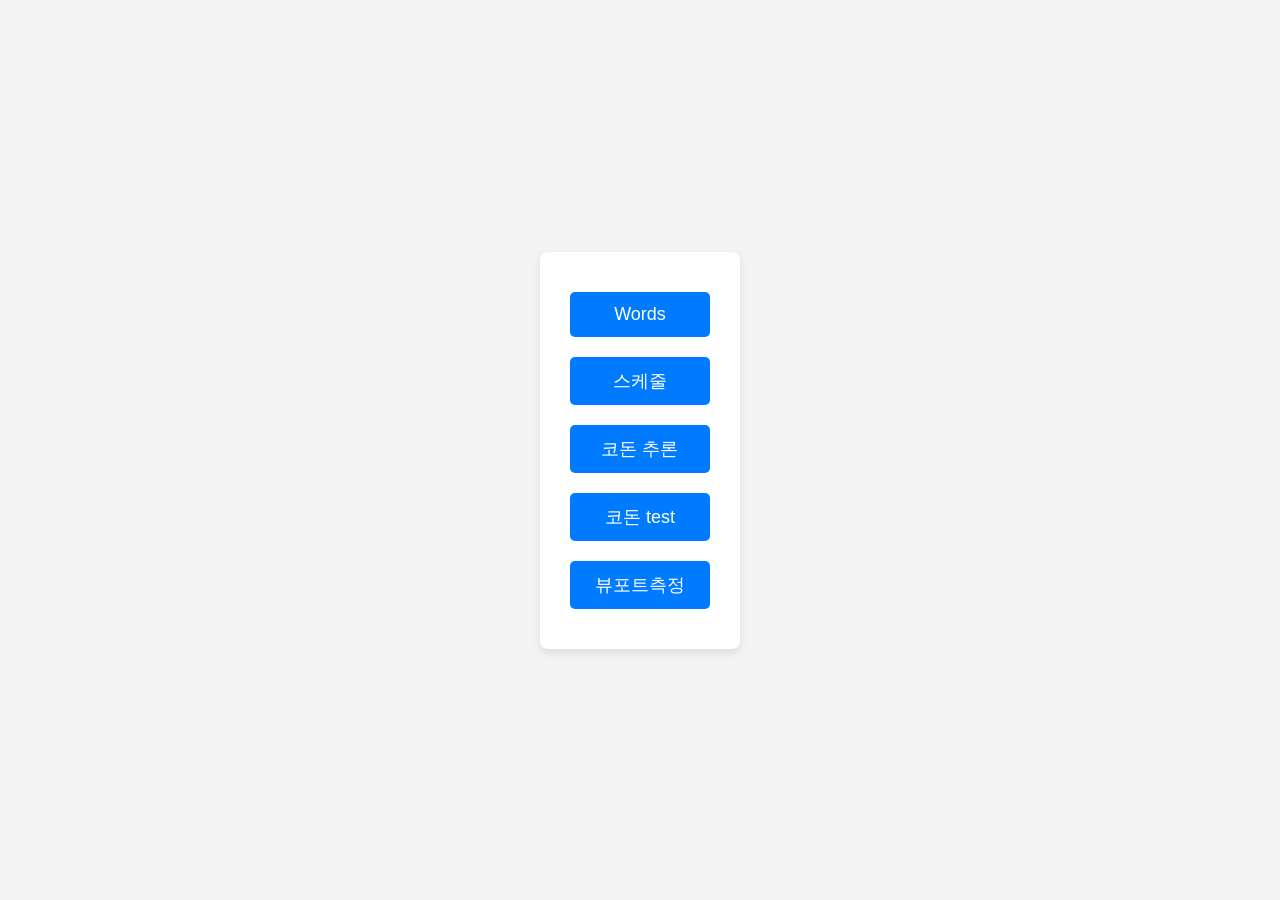
<file: index.html>
<!DOCTYPE html>
<html lang="ko">
<head>
    <meta charset="UTF-8">
    <meta name="viewport" content="width=device-width, initial-scale=1.0">
    <title>Index.html</title>
    <link rel="stylesheet" href="./index-files/index.css">
</head>
<body>
    <div class="container">
        <button onclick="goToWordScraperPage()">Words</button>
        <button onclick="goToTimerPage()">스케줄</button>
        <button onclick="goToCodonPage()">코돈 추론</button>
        <button onclick="goToTestPage()">코돈 test</button>
        <button onclick="goToViewportMeasure()">뷰포트측정</button>
    </div>
    
    <script src="./index-files/index.js"></script>
</body>
</html>
</file>
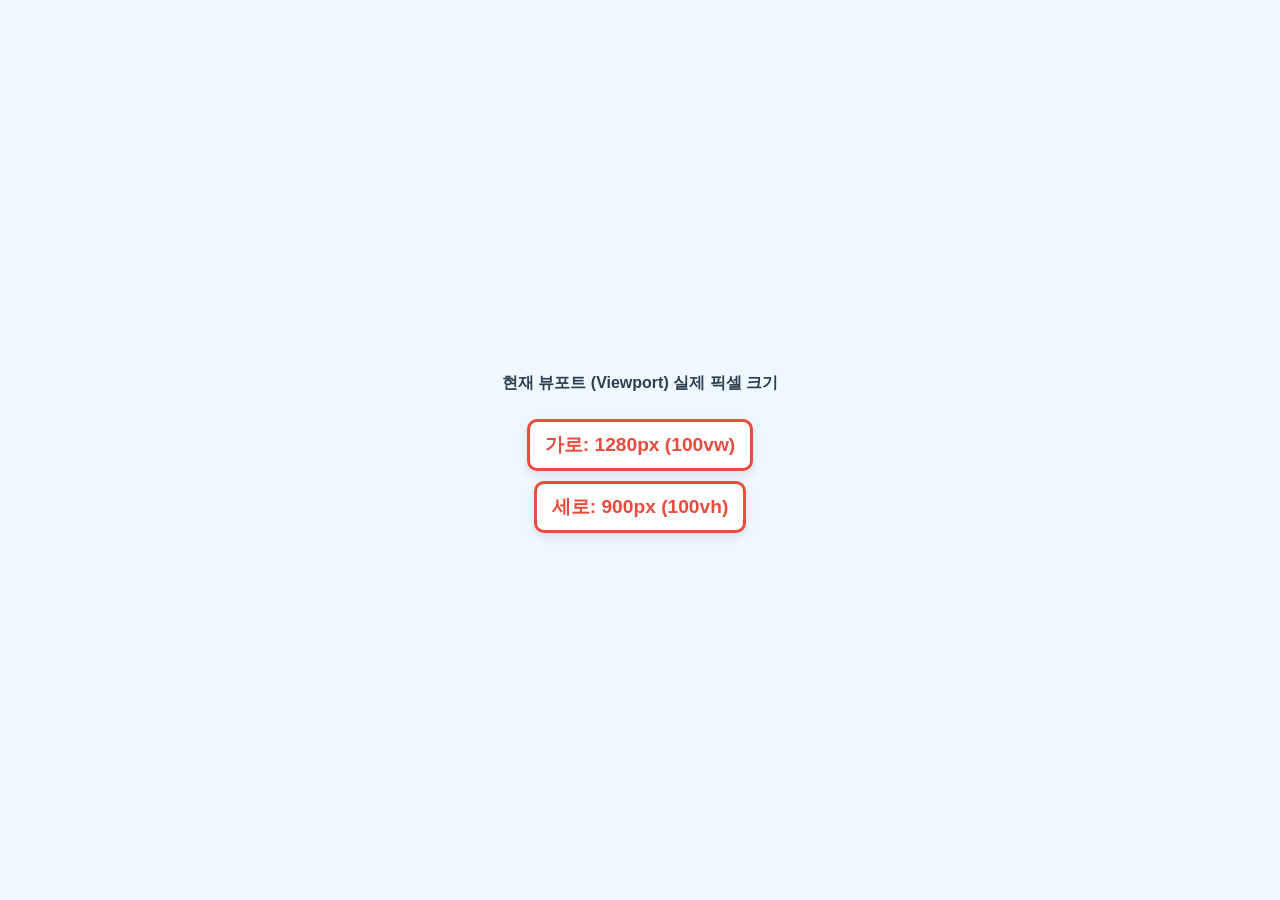
<file: viewport.html>
<!DOCTYPE html>
<html lang="ko">
<head>
    <meta charset="UTF-8">
    <meta name="viewport" content="width=device-width, initial-scale=1.0">
    <title>Viewport 픽셀 값 확인</title>
    <style>
        body {
            display: flex;
            flex-direction: column;
            justify-content: center;
            align-items: center;
            min-height: 100vh; /* 뷰포트 전체 높이를 사용합니다. */
            margin: 0;
            background-color: #f0f8ff; /* 연한 하늘색 배경 */
            font-family: 'Segoe UI', Tahoma, Geneva, Verdana, sans-serif;
            color: #333;
            text-align: center;
        }
        h1 {
            color: #2c3e50;
            font-size: 1em;
            margin-bottom: 20px;
        }
        .value-display {
            font-size: 1.2em; /* 값을 크게 표시 */
            font-weight: bold;
            color: #e74c3c; /* 눈에 띄는 색상 */
            padding: 10px 15px;
            border: 3px solid #e74c3c;
            border-radius: 10px;
            background-color: #fff;
            box-shadow: 0 4px 10px rgba(0, 0, 0, 0.1);
            margin: 5px;
        }
        p {
            font-size: 1.2em;
            color: #555;
            line-height: 1.5;
        }
    </style>
</head>
<body>
    <h1>현재 뷰포트 (Viewport) 실제 픽셀 크기</h1>
    <div class="value-display" id="viewportVW">
        로딩 중...
    </div>
    <div class="value-display" id="viewportVH">
        로딩 중...
    </div>

    <script>
        // 뷰포트 크기를 업데이트하는 함수
        function updateViewportSize() {
            // window.innerWidth: 브라우저 뷰포트의 너비를 픽셀 단위로 반환합니다.
            // window.innerHeight: 브라우저 뷰포트의 높이를 픽셀 단위로 반환합니다.
            const viewportWidth = window.innerWidth;
            const viewportHeight = window.innerHeight;

            const displayVWElement = document.getElementById('viewportVW');
            const displayVHElement = document.getElementById('viewportVH');
            displayVWElement.textContent = `가로: ${viewportWidth}px (100vw)`;
            displayVHElement.textContent = `세로: ${viewportHeight}px (100vh)`;
        }

        // 페이지가 로드되면 한 번 실행
        document.addEventListener('DOMContentLoaded', updateViewportSize);

        // 창 크기가 변경될 때마다 실행 (스마트폰 가로/세로 회전 시에도 발생)
        window.addEventListener('resize', updateViewportSize);
    </script>
</body>
</html>
</file>
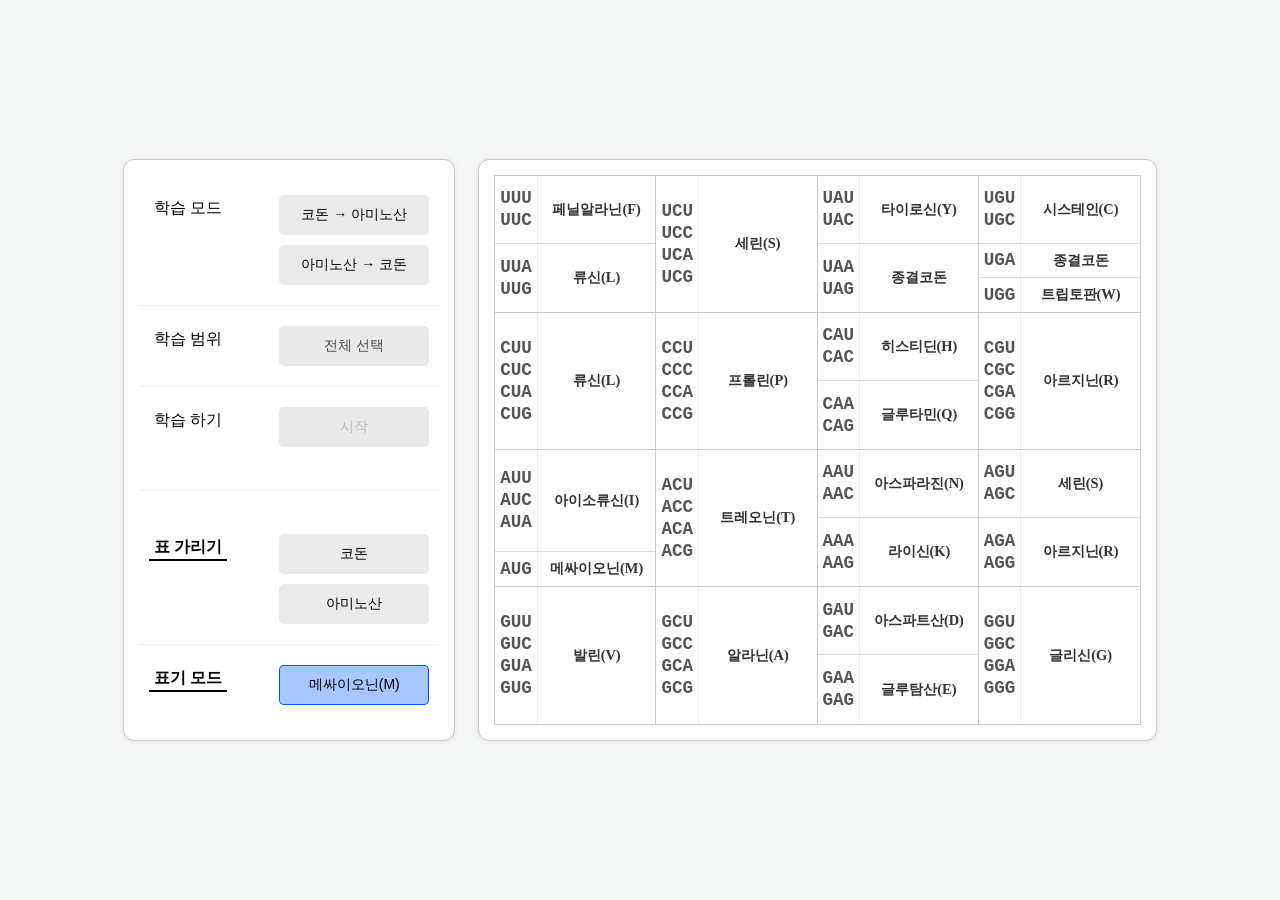
<file: codon/main.html>
<!DOCTYPE html>
<html lang="ko">
<head>
    <meta charset="UTF-8">
    <meta name="viewport" content="width=device-width, initial-scale=1.0">
    <title>코돈 추론</title>
    <link rel="stylesheet" href="./style.css">
</head>
<body>
    
    <div id="container">
        <div id="setting-control-area">
            <div id="setting-area">
                <div id="quiz-mode" class="setting-box">
                    <button class="setting-title" type="button">
                        학습 모드
                    </button>
                    <div class="setting-btns">
                        <button id="quiz-mode1-btn" class="setting-button btn-ready">코돈 → 아미노산</button>
                        <button id="quiz-mode2-btn" class="setting-button btn-ready">아미노산 → 코돈</button>
                    </div>
                </div>
                <div id="quiz-select" class="setting-box">
                    <button class="setting-title" type="button">
                        학습 범위
                    </button>
                    <div class="setting-btns">
                        <button id="quiz-select-all-btn" class="setting-button btn-disabled quiz-select-gauge"><span>전체 선택</span></button>
                    </div>
                </div>
                <div id="quiz-start" class="setting-box">
                    <button class="setting-title" type="button">
                        학습 하기
                    </button>
                    <div class="setting-btns">
                        <button id="quiz-start-btn" class="setting-button btn-disabled">시작</button>
                    </div>
                </div>
            </div>
            <div id="division-line"></div>
            <div id="control-area">
                <div id="cell-hide-mode" class="setting-box">
                    <button class="control-area-title" type="button">
                        표 가리기
                    </button>
                    <div class="setting-btns">
                        <button id="hide-codon-btn" class="setting-button btn-ready">코돈</button>
                        <button id="hide-amino-btn" class="setting-button btn-ready">아미노산</button>
                    </div>
                </div>
                <div id="amino-writting-mode" class="setting-box">
                    <button class="control-area-title" type="button">
                        표기 모드
                    </button>
                    <div class="setting-btns">
                        <button id="amino-mode-btn" class="setting-button btn-active">메싸이오닌(M)</button>
                    </div>
                </div>
            </div>
        </div>
        <!-- codon-table-area는 이제 그리드 컨테이너가 아니라 wrapper -->
        <div id="codon-table-area">
            <!-- 실제 그리드 컨테이너를 추가 -->
            <div id="codon-grid-container">
                <!-- 코돈표가 여기에 동적으로 생성됩니다. -->
            </div>
        </div>
        <div id="quiz-report-area">
            <div id="report-area">
                <div id="question-box" class="report-box">
                    <span>문제</span>
                    <div id="current-question">UGA</div>
                </div>
                <div id="next-btn-box" class="report-box">
                    <button id="next-btn" class="btn-disabled">다음</button>
                </div>
                <div id="percent-box" class="report-box">
                    <div id="percent-gauge"></div>
                </div>
            </div>
            <div id="exit-area">
                <button id="exit-btn">나가기</button>
            </div>
        </div>
    </div>

    <script src="./script.js"></script>
</body>
</html>
</file>
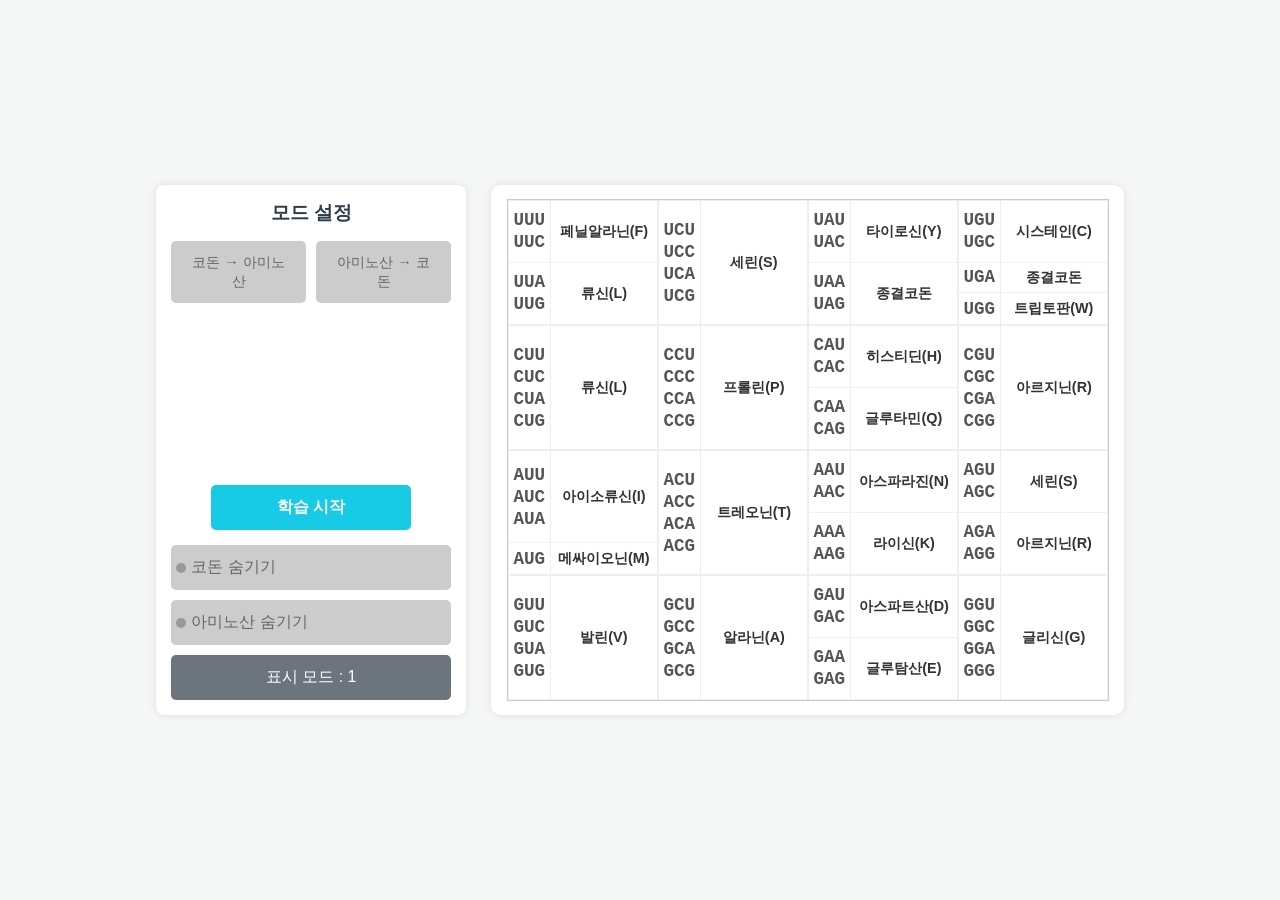
<file: main/codon.html>
<!DOCTYPE html>
<html lang="ko">
<head>
    <meta charset="UTF-8">
    <meta name="viewport" content="width=device-width, initial-scale=1.0">
    <title>코돈 추론</title>
    <link rel="stylesheet" href="style.css">
</head>
<body>
    <div id="game-container">
        <!-- 왼쪽 게임 컨트롤 영역 -->
        <div id="game-controls">
            <!-- 게임 설정/진행 내용과 버튼들이 포함될 메인 컨텐츠 영역 -->
            <div id="main-game-content">
                <!-- 설정 뷰: 게임 시작 전 보여지는 내용 -->
                <div id="setup-view">
                    <!-- 모드 설정 영역 -->
                    <div class="mode-setting-section">
                        <h3>모드 설정</h3>
                        <div id="mode-selection-buttons" class="button-group horizontal">
                            <button id="mode1-btn">코돈 → 아미노산</button>
                            <button id="mode2-btn">아미노산 → 코돈</button>
                        </div>
                    </div>

                    <!-- 학습 범위 선택 영역 -->
                    <div id="selection-area" class="hidden"> <!-- hidden 클래스 추가 -->
                        <h3>학습 범위 선택</h3>
                        <button id="select-all-btn">모두 선택</button>
                    </div>
                </div>

                <!-- 게임 뷰: 게임 진행 중 보여지는 내용 -->
                <div id="game-view" class="hidden">
                    <h3>현재 문제</h3>
                    <div id="current-question"></div>
                </div>
                
                <!-- 다음 문제 버튼 (main-game-content 내부에 위치) -->
                <button id="next-question-btn" class="hidden">다음 문제</button>
                
                <!-- 게임 시작/중지 버튼 (main-game-content 내부에 위치하며 next-question-btn 아래) -->
                <button id="start-game-btn" class="start-btn">학습 시작</button>
            </div>
            
            <!-- 게임 종료 영역 (게임 종료 후 보임) -->
            <div id="game-end-area" class="hidden">
                <h3>학습 종료</h3>
                <p id="score-display"></p>
                <button id="retry-wrong-btn">오답 재시험</button>
                <button id="start-over-btn">처음으로</button>
            </div>

            <!-- 코돈표 조작 버튼 그룹 (항상 보임) -->
            <div id="persistent-toggle-buttons" class="button-group toggle-options">
                <button id="toggle-codons" class="switch-btn">코돈 숨기기</button>
                <button id="toggle-amino-acids" class="switch-btn">아미노산 숨기기</button>
                <button id="toggle-amino-acid-display-mode" class="no-bg-change">표시 모드: 세린(S)</button>
            </div>
        </div>

        <!-- 오른쪽 코돈표 영역 -->
        <div id="codon-table-wrapper">
            <div id="codon-table-container">
                <!-- 코돈표가 여기에 동적으로 생성됩니다. -->
            </div>
        </div>
    </div>

    <script src="script.js"></script>
</body>
</html>
</file>
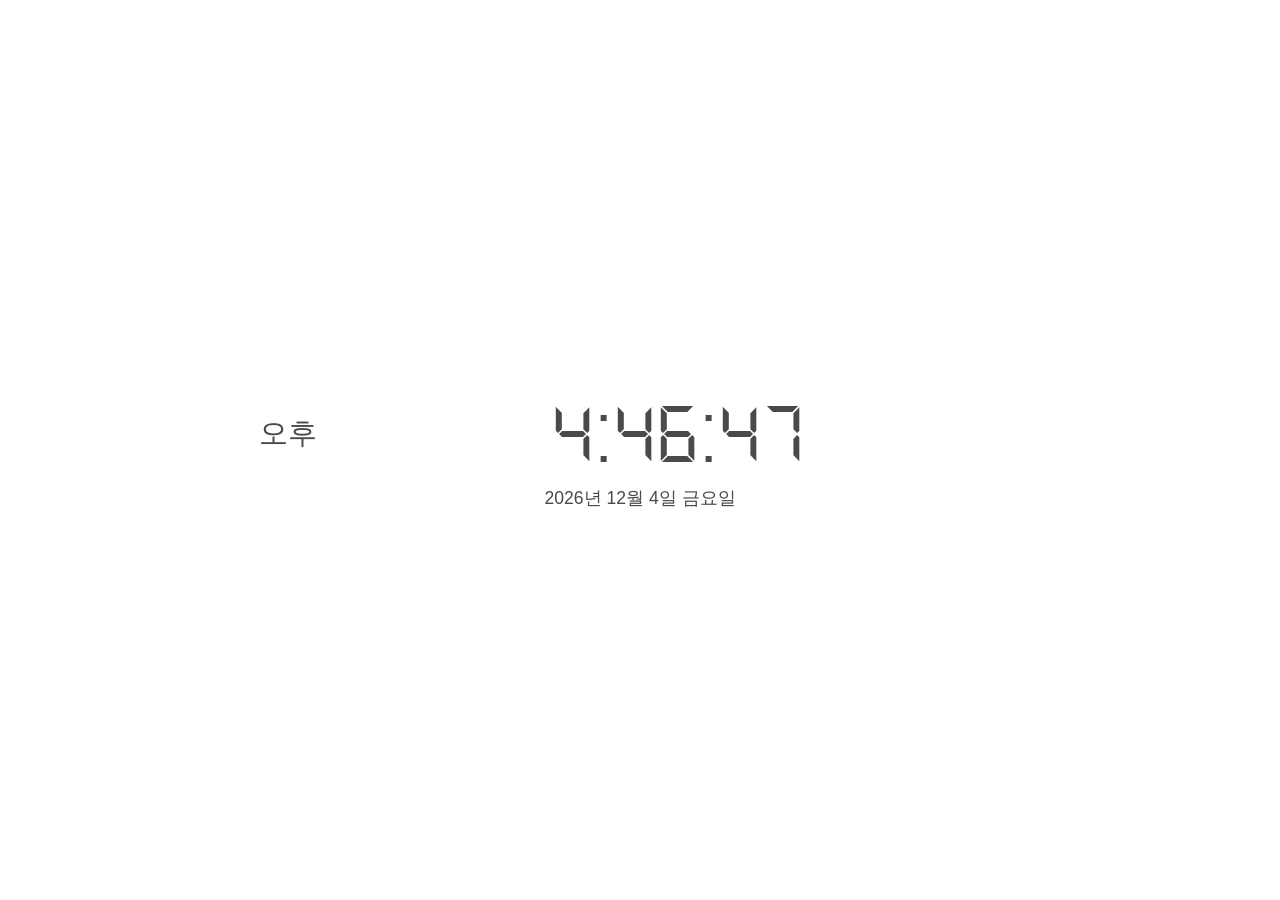
<file: record-timer/main.html>
<!DOCTYPE html>
<html lang="ko">
<head>
  <meta charset="UTF-8" />
  <meta name="viewport" content="width=device-width, initial-scale=1" />
  <title>디지털 시계</title>
  <link rel="stylesheet" href="style.css" />
</head>
<body>
  <div class="container">
    <div class="time-row">
      <div class="ampm" id="ampm">오전</div>
      <div class="digital-time" id="digitalTime">00:00:00</div>
    </div>
    <div class="date" id="date">2023년 8월 23일 수요일</div>
  </div>

  <script src="script.js"></script>
</body>
</html>
</file>
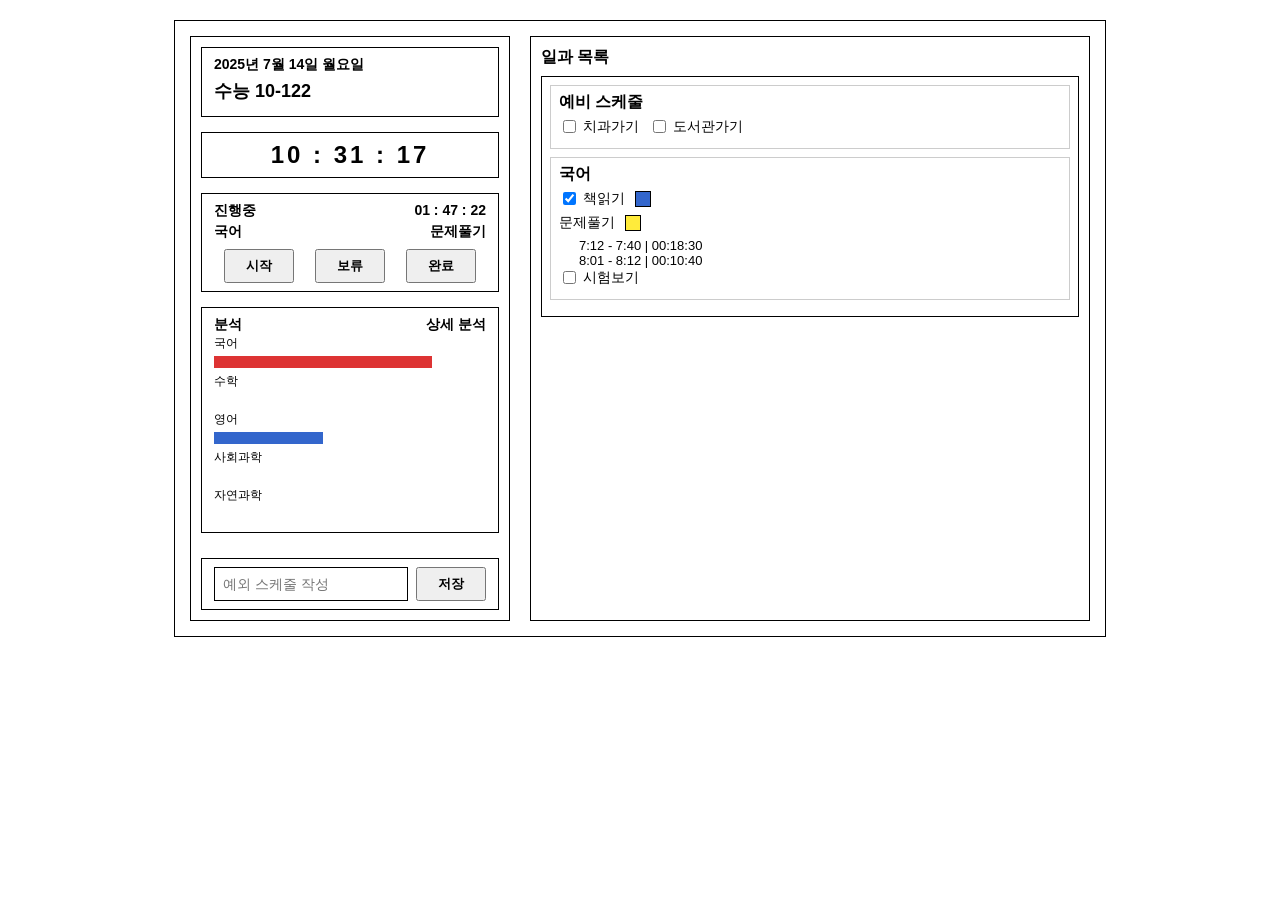
<file: record-timer/test22.html>
<!DOCTYPE html>
<html lang="ko">
<head>
<meta charset="UTF-8" />
<meta name="viewport" content="width=device-width, initial-scale=1" />
<title>수능 일정 및 진행 관리</title>
<style>
  body {
    font-family: '맑은 고딕', Malgun Gothic, Arial, sans-serif;
    background: #fff;
    margin: 20px;
    display: flex;
    justify-content: center;
  }
  .container {
    width: 900px;
    border: 1px solid #000;
    padding: 15px;
    display: flex;
    gap: 20px;
  }
  .left, .right {
    border: 1px solid #000;
    padding: 10px;
    box-sizing: border-box;
  }
  .left {
    width: 320px;
    display: flex;
    flex-direction: column;
    gap: 15px;
  }
  .right {
    flex-grow: 1;
  }
  .box {
    border: 1px solid #000;
    padding: 8px 12px;
  }
  .date-box {
    font-size: 14px;
    font-weight: 600;
    margin-bottom: 5px;
  }
  .title {
    font-weight: 700;
    font-size: 18px;
    margin-bottom: 5px;
  }
  .time-large {
    font-size: 24px;
    font-weight: 700;
    letter-spacing: 3px;
    text-align: center;
  }
  .label-row {
    display: flex;
    justify-content: space-between;
    font-weight: 600;
    font-size: 14px;
    margin-bottom: 3px;
  }
  .progress-row {
    display: flex;
    justify-content: space-between;
    font-size: 14px;
    margin-bottom: 3px;
  }
  .btn-group {
    display: flex;
    justify-content: space-around;
    margin-top: 8px;
  }
  button {
    width: 70px;
    padding: 6px 0;
    font-weight: 600;
    cursor: pointer;
  }
  .analysis-box {
    font-size: 14px;
  }
  .analysis-graph {
    margin-top: 6px;
    border: 1px solid #ccc;
    height: 60px;
    position: relative;
  }
  .bar {
    height: 12px;
    margin: 4px 0;
  }
  .bar.red {
    background-color: #d33;
  }
  .bar.blue {
    background-color: #3366cc;
  }
  .bar-label {
    font-size: 12px;
    margin-right: 6px;
    width: 60px;
    display: inline-block;
  }
  .analysis-header {
    display: flex;
    justify-content: space-between;
    font-weight: 700;
    font-size: 14px;
  }
  .schedule-input {
    margin-top: 10px;
    display: flex;
    gap: 8px;
  }
  .schedule-input input[type="text"] {
    flex-grow: 1;
    padding: 6px 8px;
    font-size: 14px;
    border: 1px solid #000;
  }
  .schedule-input button {
    width: 70px;
  }
  /* 오른쪽 */
  .right .title {
    font-weight: 700;
    font-size: 16px;
    margin-bottom: 8px;
  }
  .task-list {
    border: 1px solid #000;
    padding: 8px;
  }
  .task-item {
    border: 1px solid #ccc;
    margin-bottom: 8px;
    padding: 6px 8px;
  }
  .task-header {
    font-weight: 600;
    margin-bottom: 4px;
  }
  .checkbox-group {
    display: flex;
    gap: 10px;
    margin-bottom: 6px;
  }
  .checkbox-group label {
    display: flex;
    align-items: center;
    gap: 4px;
    font-size: 14px;
  }
  .color-box {
    display: inline-block;
    width: 14px;
    height: 14px;
    vertical-align: middle;
    margin-left: 6px;
    border: 1px solid #000;
  }
  .color-blue {
    background-color: #3366cc;
  }
  .color-yellow {
    background-color: #ffeb3b;
  }
  .time-range {
    font-size: 13px;
    margin-left: 20px;
  }
</style>
</head>
<body>
  <div class="container">
    <div class="left">
      <div class="box">
        <div class="date-box">2025년 7월 14일 월요일</div>
        <div class="title">수능 10-122</div>
      </div>
      <div class="box time-large">10 : 31 : 17</div>
      <div class="box">
        <div class="label-row">
          <div>진행중</div>
          <div>01 : 47 : 22</div>
        </div>
        <div class="label-row">
          <div>국어</div>
          <div>문제풀기</div>
        </div>
        <div class="btn-group">
          <button>시작</button>
          <button>보류</button>
          <button>완료</button>
        </div>
      </div>
      <div class="box analysis-box">
        <div class="analysis-header">
          <div>분석</div>
          <div>상세 분석</div>
        </div>
        <div>
          <div><span class="bar-label">국어</span><div class="bar red" style="width: 80%;"></div></div>
          <div><span class="bar-label">수학</span><div class="bar red" style="width: 0;"></div></div>
          <div><span class="bar-label">영어</span><div class="bar blue" style="width: 40%;"></div></div>
          <div><span class="bar-label">사회과학</span><div class="bar blue" style="width: 0;"></div></div>
          <div><span class="bar-label">자연과학</span><div class="bar" style="width: 0;"></div></div>
        </div>
      </div>
      <div class="box schedule-input">
        <input type="text" placeholder="예외 스케줄 작성" />
        <button>저장</button>
      </div>
    </div>
    <div class="right">
      <div class="title">일과 목록</div>
      <div class="task-list">
        <div class="task-item">
          <div class="task-header">예비 스케줄</div>
          <div class="checkbox-group">
            <label><input type="checkbox" /> 치과가기</label>
            <label><input type="checkbox" /> 도서관가기</label>
          </div>
        </div>
        <div class="task-item">
          <div class="task-header">국어</div>
          <div class="checkbox-group">
            <label><input type="checkbox" checked /> 책읽기 <span class="color-box color-blue"></span></label>
          </div>
          <div class="checkbox-group">
            <label>문제풀기 <span class="color-box color-yellow"></span></label>
          </div>
          <div class="time-range">7:12 - 7:40 | 00:18:30</div>
          <div class="time-range">8:01 - 8:12 | 00:10:40</div>
          <div class="checkbox-group">
            <label><input type="checkbox" /> 시험보기</label>
          </div>
        </div>
      </div>
    </div>
  </div>
</body>
</html>
</file>
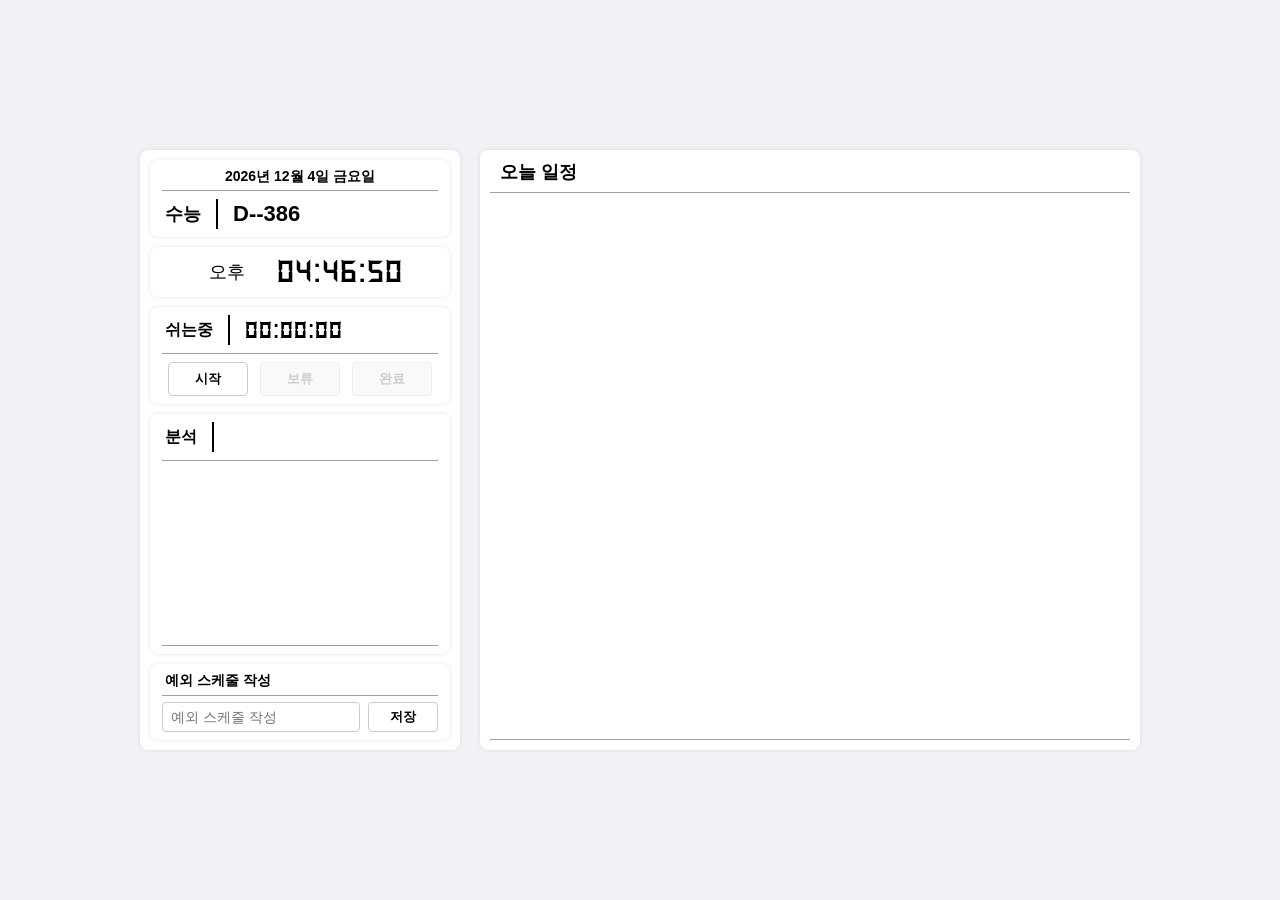
<file: schedule/main.html>
<!DOCTYPE html>
<html lang="ko">
<head>
<meta charset="UTF-8" />
<meta name="viewport" content="width=device-width, initial-scale=1" />
<title>수능 일정 및 진행 관리</title>
<link rel="stylesheet" href="styles.css" />
</head>
<body>
  <div class="container">
    <div class="left">
      <div class="date-dday-box">
        <div class="current-date"></div>
        <div class="dday-container">
          <div class="dday-title">수능</div>
          <div class="dday-count"></div>
        </div>
      </div>

      <div class="current-time-box">
        <span class="ampm"></span> <span class="digital-time"></span>
      </div>

      <div class="timer-status-box">
        <div class="timer-top-row">
          <div class="timer-state">쉬는중</div>
          <div class="timer-time">00:00:00</div>
        </div>
        <!-- 이 div와 그 내부 요소들을 제거했습니다. -->
        <!-- <div class="timer-schedule-row">
          <div class="schedule-category"></div>
          <div class="schedule-task"></div>
        </div> -->
        <div class="timer-btn-group">
          <button class="btn-start">시작</button>
          <button class="btn-pause inactive">보류</button>
          <button class="btn-complete inactive">완료</button>
        </div>
      </div>

      <div class="analysis-box">
        <div class="analysis-header">
          <div class="analysis-title">분석</div>
          <div class="total-time-display"></div>
        </div>
        <div class="analysis-graph-container">
        </div>
      </div>

      <div class="exception-schedule-box">
        <div class="exception-title">예외 스케줄 작성</div>
        <div class="exception-input-area">
          <input type="text" id="exception-input" placeholder="예외 스케줄 작성" />
          <button id="exception-save-btn">저장</button>
        </div>
      </div>
    </div>

    <div class="right">
      <div class="today-schedule-title-text">오늘 일정</div>
      <div class="task-list-container">
      </div>
    </div>
  </div>

  <script src="script.js"></script>
</body>
</html>
</file>
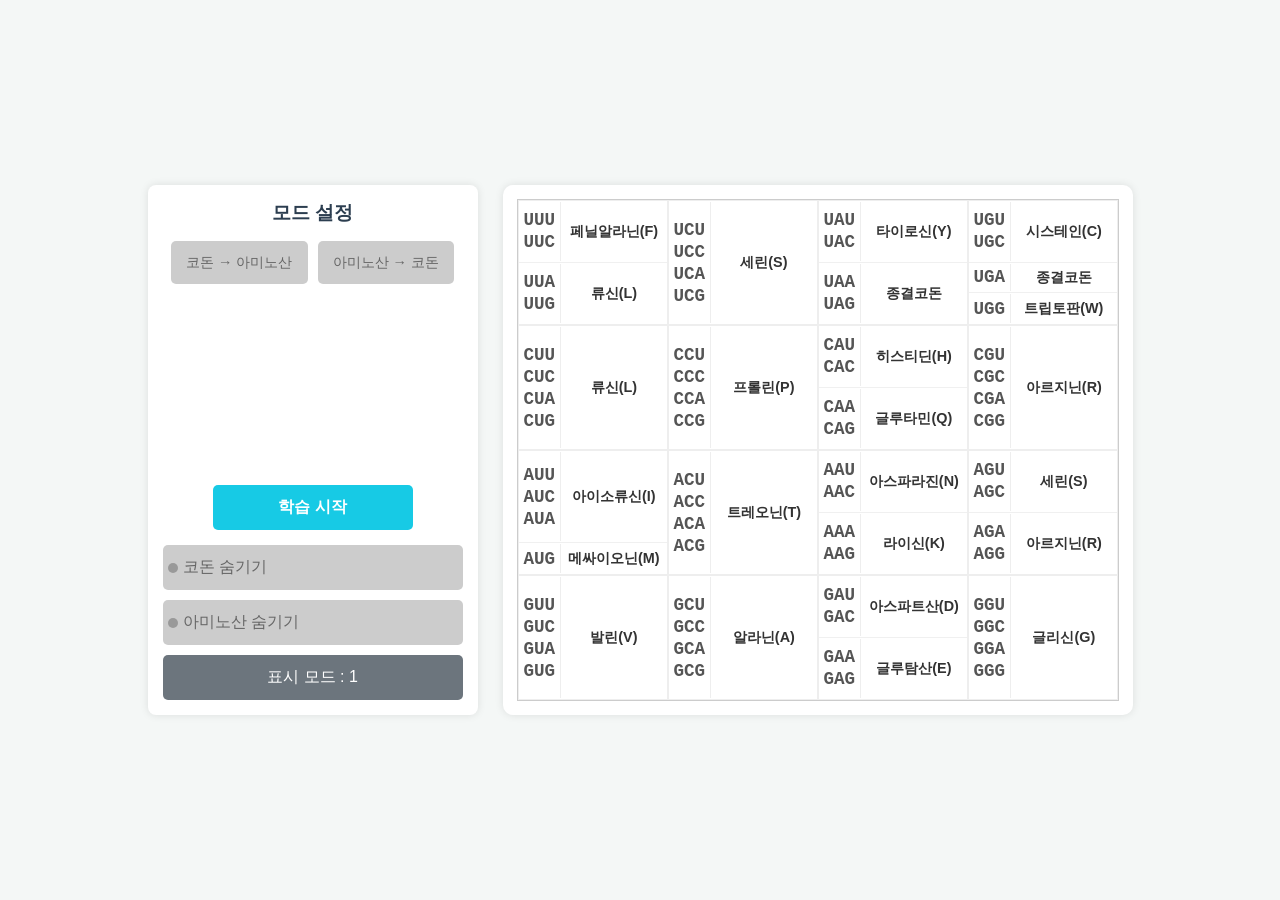
<file: tempt/test.html>
<!DOCTYPE html>
<html lang="ko">
<head>
    <meta charset="UTF-8">
    <meta name="viewport" content="width=device-width, initial-scale=1.0">
    <title>코돈 추론</title>
    <link rel="stylesheet" href="style.css">
</head>
<body>
    <div id="game-container">
        <!-- 왼쪽 게임 컨트롤 영역 -->
        <div id="game-controls">
            <!-- 게임 설정/진행 내용과 버튼들이 포함될 메인 컨텐츠 영역 -->
            <div id="main-game-content">
                <!-- 설정 뷰: 게임 시작 전 보여지는 내용 -->
                <div id="setup-view">
                    <!-- 모드 설정 영역 -->
                    <div class="mode-setting-section">
                        <h3>모드 설정</h3>
                        <div id="mode-selection-buttons" class="button-group horizontal">
                            <button id="mode1-btn">코돈 → 아미노산</button>
                            <button id="mode2-btn">아미노산 → 코돈</button>
                        </div>
                    </div>

                    <!-- 학습 범위 선택 영역 -->
                    <div id="selection-area" class="hidden"> <!-- hidden 클래스 추가 -->
                        <h3>학습 범위 선택</h3>
                        <button id="select-all-btn">모두 선택</button>
                    </div>
                </div>

                <!-- 게임 뷰: 게임 진행 중 보여지는 내용 -->
                <div id="game-view" class="hidden">
                    <h3>현재 문제</h3>
                    <div id="current-question"></div>
                </div>
                
                <!-- 다음 문제 버튼 (main-game-content 내부에 위치) -->
                <button id="next-question-btn" class="hidden">다음 문제</button>
                
                <!-- 게임 시작/중지 버튼 (main-game-content 내부에 위치하며 next-question-btn 아래) -->
                <button id="start-game-btn" class="start-btn">학습 시작</button>
            </div>
            
            <!-- 게임 종료 영역 (게임 종료 후 보임) -->
            <div id="game-end-area" class="hidden">
                <h3>학습 종료</h3>
                <p id="score-display"></p>
                <button id="retry-wrong-btn">오답 재시험</button>
                <button id="start-over-btn">처음으로</button>
            </div>

            <!-- 코돈표 조작 버튼 그룹 (항상 보임) -->
            <div id="persistent-toggle-buttons" class="button-group toggle-options">
                <button id="toggle-codons" class="switch-btn">코돈 숨기기</button>
                <button id="toggle-amino-acids" class="switch-btn">아미노산 숨기기</button>
                <button id="toggle-amino-acid-display-mode" class="no-bg-change">표시 모드: 세린(S)</button>
            </div>
        </div>

        <!-- 오른쪽 코돈표 영역 -->
        <div id="codon-table-wrapper">
            <div id="codon-table-container">
                <!-- 코돈표가 여기에 동적으로 생성됩니다. -->
            </div>
        </div>
    </div>

    <script src="script.js"></script>
</body>
</html>
</file>
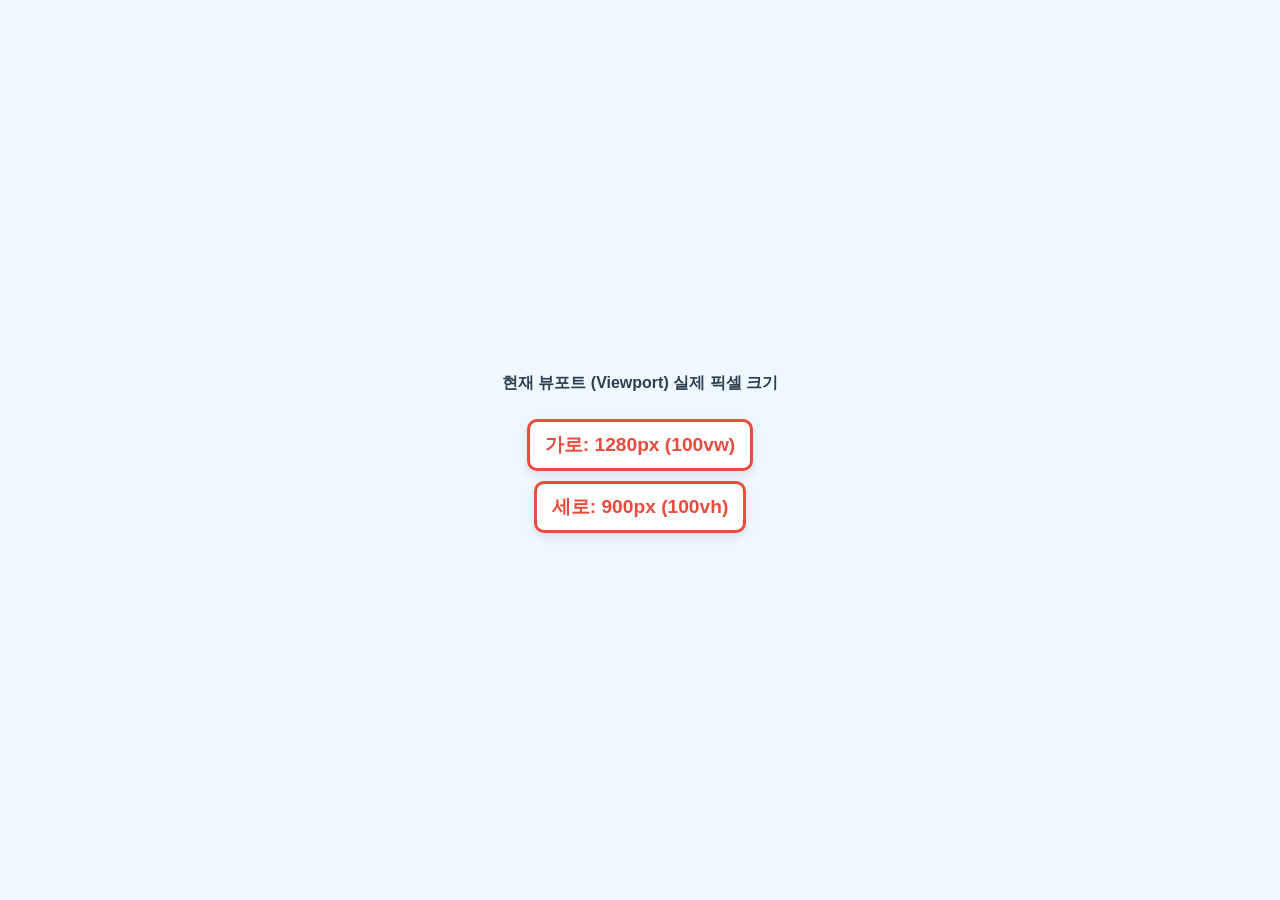
<file: viewport measure/viewport.html>
<!DOCTYPE html>
<html lang="ko">
<head>
    <meta charset="UTF-8">
    <meta name="viewport" content="width=device-width, initial-scale=1.0">
    <title>Viewport 픽셀 값 확인</title>
    <style>
        body {
            display: flex;
            flex-direction: column;
            justify-content: center;
            align-items: center;
            min-height: 100vh; /* 뷰포트 전체 높이를 사용합니다. */
            margin: 0;
            background-color: #f0f8ff; /* 연한 하늘색 배경 */
            font-family: 'Segoe UI', Tahoma, Geneva, Verdana, sans-serif;
            color: #333;
            text-align: center;
        }
        h1 {
            color: #2c3e50;
            font-size: 1em;
            margin-bottom: 20px;
        }
        .value-display {
            font-size: 1.2em; /* 값을 크게 표시 */
            font-weight: bold;
            color: #e74c3c; /* 눈에 띄는 색상 */
            padding: 10px 15px;
            border: 3px solid #e74c3c;
            border-radius: 10px;
            background-color: #fff;
            box-shadow: 0 4px 10px rgba(0, 0, 0, 0.1);
            margin: 5px;
        }
        p {
            font-size: 1.2em;
            color: #555;
            line-height: 1.5;
        }
    </style>
</head>
<body>
    <h1>현재 뷰포트 (Viewport) 실제 픽셀 크기</h1>
    <div class="value-display" id="viewportVW">
        로딩 중...
    </div>
    <div class="value-display" id="viewportVH">
        로딩 중...
    </div>

    <script>
        // 뷰포트 크기를 업데이트하는 함수
        function updateViewportSize() {
            // window.innerWidth: 브라우저 뷰포트의 너비를 픽셀 단위로 반환합니다.
            // window.innerHeight: 브라우저 뷰포트의 높이를 픽셀 단위로 반환합니다.
            const viewportWidth = window.innerWidth;
            const viewportHeight = window.innerHeight;

            const displayVWElement = document.getElementById('viewportVW');
            const displayVHElement = document.getElementById('viewportVH');
            displayVWElement.textContent = `가로: ${viewportWidth}px (100vw)`;
            displayVHElement.textContent = `세로: ${viewportHeight}px (100vh)`;
        }

        // 페이지가 로드되면 한 번 실행
        document.addEventListener('DOMContentLoaded', updateViewportSize);

        // 창 크기가 변경될 때마다 실행 (스마트폰 가로/세로 회전 시에도 발생)
        window.addEventListener('resize', updateViewportSize);
    </script>
</body>
</html>
</file>
<file: index-files/index.css>
body {
    font-family: Arial, sans-serif;
    display: flex;
    justify-content: center;
    align-items: center;
    min-height: 100vh;
    margin: 0;
    background-color: #f4f4f4;
}
        .container {
            text-align: center;
            background-color: #fff;
            padding: 30px;
            border-radius: 8px;
            box-shadow: 0 4px 8px rgba(0, 0, 0, 0.1);
            display: flex;
            justify-content: center;
            alien-items: center;
            flex-direction: column;
        }
        button {
            margin: 10px 0px;
            padding: 12px 25px;
            display: inline-block;
            font-size: 18px;
            color: #fff;
            background-color: #007bff;
            border: none;
            border-radius: 5px;
            cursor: pointer;
            transition: background-color 0.3s ease;
        }
        button:hover {
            background-color: #0056b3;
        }
</file>
<file: codon/style.css>
*{
    margin: 0;
    padding: 0;
}
:root{
    --stand-height: 550px;
    --btn-width: 150px;
    --stand-padding: 15px;
    --main-color: #0055ff;
    --sub-color: #a9c7ff;
    --btn-passive-bgc: #eaeaea;
    --btn-active-bgc: #a9c7ff;
    --btn-active-bdc: #0055ff;
    --btn-disabled-bgc: #e0e0e0;
    --btn-disabled-color: #a0a0a0;
    --btn-working-bgc: #cccccc;
    --btn-working-color: #666;

    --fill-percentage: 0%;
}

.btn-disabled {
    background-color: var(--btn-disabled-bgc);
    color: var(--btn-disabled-color);
    cursor: not-allowed;
    opacity: 0.7;
    pointer-events: none;
}
.btn-ready {
    background-color: var(--btn-passive-bgc);
    color: #000;
    cursor: pointer;
}
.btn-working {
    background-color: var(--btn-working-bgc);
    color: var(--btn-working-color);
    cursor: not-allowed;
    opacity: 0.8;
    pointer-events: none;
}
.btn-active{
    background-color: var(--btn-active-bgc);
    box-shadow: inset 0 0 0 1px var(--btn-active-bdc);
    color: #000;
    cursor: pointer;
}


body{
    width: 100vw;
    height: 100vh;
    display: flex;
    justify-content: center;
    align-items: center;
    background-color: #f4f7f6;
}

#container{
    width: auto;
    height: auto;
    display: flex;
    justify-content: center;
    align-items: center;
    gap: 25px;
}

#container > div{
    height: calc(var(--stand-height) + var(--stand-padding)*2);
    padding: var(--stand-padding);
    box-shadow: 0 0 7px 0 rgba(0,0,0,0.1);
    border-radius: 10px;
    background-color: #fff;
    outline: 1px solid #ccc;
    box-sizing: border-box;
}


#setting-control-area{
    width: calc(var(--btn-width) * 2 + var(--stand-padding) * 2);
    display: flex;
    flex-direction: column;
    justify-content: space-between;
}

#setting-area{
    width: 100%;
    height: auto;
}
.setting-box{
    border-bottom: 0.5px solid #eee;
    height: auto;
    display: flex;
    justify-content: space-between;
    align-items: start;
    padding: 20px 10px;
}

#quiz-start{
    border: none;
}
.setting-title, .control-area-title{
    padding: 3px 5px;
    background-color: transparent;
    border-radius: 0;
    text-align: left;
    color: #000;
    cursor: pointer;
    position: relative;
    overflow: hidden;
    border-bottom: none;
    transition: color 0.3s ease;
    appearance: none;
    -webkit-appearance: none;
    -moz-appearance: none;
    border: none;
    font: inherit;
}

.control-area-title {
    pointer-events: none;
}

.setting-title::after, .control-area-title::after {
    content: '';
    position: absolute;
    bottom: 0;
    left: 0;
    height: 2px;
    background-color: #000;
    width: 0%;
    transform-origin: left;
    transition: width 0.3s ease-out;
}

.setting-title-disabled, .control-area-title-disabled {
    color: var(--btn-disabled-color);
    cursor: not-allowed;
    pointer-events: none;
}

.setting-title-disabled::after, .control-area-title-disabled::after {
    width: 0%;
}

.setting-title-active, .control-area-title-active {
    color: #000;
    font-weight: bold;
    cursor: pointer;
}

.setting-title-active::after, .control-area-title-active::after {
    width: 100%;
}


.setting-btns{
    display: flex;
    flex-direction: column;
    justify-content: center;
    align-items: center;
    gap: 10px;
}

button {
    border-radius: 5px;
    border: none;
    font-size: 14px;
}

.setting-button{
    width: var(--btn-width);
    height: 40px;
    display: flex;
    justify-content: center;
    align-items: center;
}

.quiz-select-gauge {
    position: relative;
    overflow: hidden;
    color: #000;
    background-color: var(--btn-disabled-bgc);
}

.quiz-select-gauge::before {
    content: '';
    position: absolute;
    top: 0;
    left: 0;
    height: 100%;
    width: var(--fill-percentage);
    background-color: var(--btn-active-bgc);
    transition: width 0.3s ease-out;
    z-index: 0;
}

.quiz-select-gauge span {
    position: relative;
    z-index: 1;
}


#division-line{
    width: 100%;
    height: 0;
    border-bottom: 0.5px solid #eee;
}
#control-area{
    width: 100%;
    height: auto;
}
#amino-writting-mode{
    border: none;
}

/* #codon-table-area는 이제 그리드 컨테이너가 아니라 wrapper */
#codon-table-area {
    width: calc(var(--stand-height)*1.23);
    height: auto;
    /* display: grid; */ /* 제거 */
    /* grid-template-columns: repeat(4, 1fr); */ /* 제거 */
    /* grid-template-rows: repeat(4, 1fr); */ /* 제거 */
    /* gap: 0; */ /* 제거 */
    background-color: transparent;
    box-sizing: border-box;
    padding: 0;
    -webkit-tap-highlight-color: transparent;
    /* border: 1px solid #ccc; */ /* 제거 */
}

/* 실제 그리드 컨테이너 */
#codon-grid-container {
    display: grid;
    grid-template-columns: repeat(4, 1fr);
    grid-template-rows: repeat(4, 1fr);
    gap: 0;
    border: 1px solid #ccc; /* 전체 코돈표 테두리 */
    box-sizing: border-box; /* 패딩/보더를 너비에 포함 */
    width: 100%; /* 부모에 맞춰 너비 설정 */
    height: 100%; /* 부모에 맞춰 높이 설정 */
    z-index: 10;
}


.codon-block {
    height: calc(var(--stand-height) / 4 - 1px); /* 부모 높이의 1/4 */
    background-color: #fff;
    display: flex;
    flex-direction: column;
    box-sizing: border-box;
    border-right: 1px solid #ccc; /* codon-block 간의 세로선 */
    border-bottom: 1px solid #ccc; /* codon-block 간의 가로선 */
}

/* 가장 오른쪽 열의 codon-block은 오른쪽 테두리 제거 */
#codon-grid-container > .codon-block:nth-child(4n) {
    border-right: none;
}

/* 가장 아래쪽 행의 codon-block은 아래쪽 테두리 제거 */
#codon-grid-container > .codon-block:nth-last-child(-n + 4) {
    border-bottom: none;
}


#codon-table-area.selection-mode .codon-group-cell {
    cursor: pointer;
}

#codon-table-area.selection-mode .codon-group-cell.selected-for-game {
    background-color: #e0f7fa;
    box-shadow: inset 0 0 0 1px #3cd9ee;
}

.codon-group-cell {
    display: flex;
    align-items: center;
    border-bottom: 1px solid #ddd; /* codon-group-cell 간의 가로선 */
    cursor: pointer;
    transition: background-color 0.1s ease, box-shadow 0.1s ease;
    box-sizing: border-box;
}

/* 각 codon-block의 마지막 codon-group-cell은 하단 테두리 없음 */
.codon-block .codon-group-cell:last-child {
    border-bottom: none;
}

.codon-group-cell.selected-for-game {
    background-color: #e0f7fa;
    box-shadow: inset 0 0 0 1px #3cd9ee;
}

@keyframes blink-green-shadow {
    from {
        box-shadow: inset 0 0 0 1px green;
    }
    to {
        box-shadow: inset 0 0 0 1px rgba(0, 128, 0, 0);
    }
}

.codon-group-cell.correct-answer-highlight {
    box-shadow: inset 0 0 0 1px green;
    animation: blink-green-shadow 0.7s infinite alternate;
}

@keyframes blink-red-shadow {
    from {
        box-shadow: inset 0 0 0 1px red;
    }
    to {
        box-shadow: inset 0 0 0 1px rgba(255, 0, 0, 0);
    }
}

.codon-group-cell.incorrect-answer-bg {
    background-color: #FFDCDC;
    box-shadow: inset 0 0 0 1px red;
    animation: blink-red-shadow 0.7s infinite alternate;
}

.codons {
    width: auto;
    flex-shrink: 0;
    display: flex;
    flex-direction: column;
    justify-content: center;
    align-items: flex-start;
    height: 100%;
    padding: 0 5px;
    border-right: 1px solid #eee; /* 코돈 텍스트와 아미노산 텍스트 사이의 세로선 */
    box-sizing: border-box;
}

.codon-item {
    font-family: 'Courier New', Courier, monospace;
    font-weight: bold;
    margin: 1px 0;
    color: #555;
    transition: opacity 0.2s ease;
    font-size: 1.1em;
    box-sizing: border-box;
}


.amino-acid {
    flex: 1;
    text-align: center;
    font-weight: bold;
    color: #333;
    transition: opacity 0.2s ease;
    font-size: 0.9em;
    box-sizing: border-box;
}

.hidden {
    display: none !important;
}

.hidden-codon .codon-item {
    opacity: 0;
}

.hidden-amino-acid .amino-acid {
    opacity: 0;
}


#quiz-report-area{
    width: calc(var(--btn-width) + var(--stand-padding) * 2);
    display: flex;
    flex-direction: column;
    justify-content: space-between;
    display: none;
}
.report-box{
    height: auto;
    border-bottom: 0.5px solid #eee;
    padding: 20px 0px;
}

.report-box:last-child{
    border: none;
}
#question-box{
    padding: 10px 0 20px 0;
    display: flex;
    flex-direction: column;
    justify-content: center;
    align-items: center;
    gap: 5px;
}
#current-question{
    width: var(--btn-width);
    height: 40px;
    border: none;
    border: 1px solid #000;
    display: flex;
    justify-content: center;
    align-items: center;
}
#next-btn{
    width: var(--btn-width);
    height: 40px;
    border: none;
}
#percent-gauge{
    width: var(--btn-width);
    height: 40px;
    border: none;
    border: 1px solid #000;
}
#exit-area{
    padding-top: var(--stand-padding);
    border-top: 0.5px solid #eee;
}
#exit-btn{
    width: 150px;
    height: 40px;
    border: none;
    background-color: rgb(255, 170, 170);
    box-shadow: inset 0 0 0 1px #ff1d1d;
}
</file>
<file: main/style.css>
:root{
    --standheight: 500px;
    --standpadding: 15px;
    --switch-active-bgc: #62aaee;
    --switch-active-hover-bgc: rgb(85, 157, 225);
}

*{
    margin: 0;
    padding: 0;
}
body {
    font-family: 'Segoe UI', Tahoma, Geneva, Verdana, sans-serif;
    display: flex;
    justify-content: center;
    align-items: center; /* 전체 game-container를 수직 중앙 정렬 */
    padding: 20px;
    background-color: #f4f7f6;
    color: #333;
    min-height: 100vh;
    box-sizing: border-box;
}

#game-container {
    width: auto;
    display: flex;
    gap: 25px;
    align-items: flex-start; /* 내부 컨트롤과 표를 상단에 정렬 */
}

#game-controls {
    height: var(--standheight);
    flex: 0 0 280px;
    background-color: #ffffff;
    padding: var(--standpadding);
    border-radius: 8px;
    box-shadow: 0 0 8px rgba(0,0,0,0.1);
    display: flex;
    flex-direction: column;
    gap: 15px; /* 섹션 간 간격 조정 */
}

#game-controls h2, #game-controls h3 {
    color: #2c3e50;
    margin-top: 0;
    margin-bottom: 15px;
    text-align: center;
}

/* main-game-content는 남은 공간을 차지하도록 flex-grow 설정 */
#main-game-content {
    flex-grow: 1; 
    display: flex;
    flex-direction: column;
    justify-content: flex-start; /* 내부 요소를 상단 정렬 */
    align-items: center; /* 내부 요소를 수평 중앙 정렬 */
    gap: 15px; /* 내부 요소 간 간격 */
    box-sizing: border-box;
}

#setup-view, #game-view {
    width: 100%;
    flex-grow: 1; /* 남은 공간을 유연하게 채움 */
    display: flex; /* 내부 요소 정렬을 위해 flex 사용 */
    flex-direction: column;
    align-items: center; /* 내부 컨텐츠 수평 중앙 정렬 */
    box-sizing: border-box;
    gap: 15px; /* 내부 요소 (문제, 버튼) 간의 간격 */
}

#setup-view {
    justify-content: flex-start; /* 설정 뷰는 상단 정렬 */
}

#game-view {
    justify-content: flex-start; /* 게임 뷰도 상단 정렬 (버튼은 아래로 밀려남) */
}

/* 게임 시작/중지 버튼 및 다음 문제 버튼의 공통 스타일 */
#start-game-btn, #next-question-btn {
    width: 200px; /* 버튼 너비 고정 */
    margin: 0 auto; /* 수평 중앙 정렬 */
}

/* 다음 문제 버튼의 색상 */
#next-question-btn {
    background-color: var(--switch-active-bgc); /* 파란색 계열의 부담되지 않는 색 */
}

#next-question-btn:hover {
    background-color: var(--switch-active-hover-bgc); /* 호버 시 색상 변경 */
}


#current-question {
    font-size: 1.8em;
    font-weight: bold;
    color: #e74c3c;
    text-align: center;
    padding: 10px;
    border: 2px dashed #e74c3c;
    border-radius: 5px;
    width: calc(100% - 20px); /* 패딩 고려 */
    box-sizing: border-box;
}

#score-display {
    font-size: 1.2em;
    font-weight: bold;
    color: #3498db;
    text-align: center;
    margin-bottom: 15px;
}

.button-group {
    display: flex;
    flex-direction: column;
    gap: 10px;
}

.button-group.horizontal {
    flex-direction: row;
    justify-content: space-between;
    flex-wrap: wrap;
}

.button-group.horizontal button {
    flex: 1;
    min-width: 120px;
}

/* 일반 버튼 스타일: transform 모션 제거 */
button {
    padding: 12px 15px;
    font-size: 16px;
    cursor: pointer;
    border: none;
    border-radius: 5px;
    background-color: #6c757d;
    color: white;
    transition: background-color 0.3s ease;
    width: 100%;
}

button:hover {
    background-color: #677077;
}

button.active {
    background-color: #3599f7;
}

/* 모드 선택 버튼의 글씨 크기 조정 및 초기 상태 */
#mode-selection-buttons button {
    font-size: 0.9em;
    background-color: #cccccc;
    color: #666666;
    cursor: pointer;
}
#mode-selection-buttons button:hover {
    background-color: #cccccc;
    transform: none;
}
#mode-selection-buttons button.active {
    background-color: var(--switch-active-bgc); /* 수정: 변수 사용 */
    color: white;
    cursor: pointer;
}
#mode-selection-buttons button.active:hover {
    background-color: var(--switch-active-hover-bgc); /* 수정: 변수 사용 */
}


button.start-btn {
    background-color: #17cae5;
    font-weight: bold;
}
button.start-btn:hover {
    background-color: #15b2ca;
}

/* 표시 모드 버튼 (배경색 변경 없음) */
button.no-bg-change {
    background-color: #6c757d;
    color: white;
}
button.no-bg-change:hover {
    background-color: #677077;
}
button.no-bg-change.active {
    background-color: #6c757d;
}


/* 스위치 버튼 스타일: transform 모션 유지 */
button.switch-btn {
    position: relative;
    padding-left: 20px;
    text-align: left;
    background-color: #cccccc;
    color: #666666;
    cursor: pointer;
    transition: background-color 0.3s ease, transform 0.1s ease;
}

button.switch-btn:hover {
    background-color: #999999;
    transform: translateY(-1px);
}

button.switch-btn:active {
    transform: translateY(0);
}

button.switch-btn::before {
    content: '';
    position: absolute;
    left: 5px;
    top: 50%;
    transform: translateY(-50%);
    width: 10px;
    height: 10px;
    border-radius: 50%;
    background-color: #999999;
    transition: background-color 0.3s ease, left 0.3s ease;
}

button.switch-btn.active {
    background-color: #62aaee;
    color: white;
}

button.switch-btn.active::before {
    background-color: white;
    left: calc(100% - 15px);
}

/* 코돈표 스타일 */
#codon-table-wrapper {
    max-width: 630px;
    padding: var(--standpadding);
    flex: 1;
    background-color: #ffffff;
    border-radius: 10px;
    box-shadow: 0 0 8px rgba(0,0,0,0.1);
    display: flex;
    justify-content: center; /* 코돈표 자체를 수평 중앙 정렬 */
    align-items: flex-start; /* 코돈표를 래퍼의 상단에 정렬 */
}

#codon-table-container {
    width: 600px;
    height: var(--standheight);
    display: grid;
    grid-template-columns: repeat(4, 1fr);
    grid-template-rows: repeat(4, 1fr);
    gap: 0; /* gap을 0으로 설정 */
    outline: 1px solid #ccc;
    background-color: #ccc;
    box-sizing: border-box;
}

.codon-block {
    height: calc(var(--standheight) / 4);
    background-color: #fff;
    display: flex;
    flex-direction: column;
    border: 1px solid #eee;
    box-sizing: border-box;
}

.codon-group-cell {
    display: flex;
    align-items: center;
    border-bottom: 1px solid #f0f0f0;
    cursor: pointer;
    transition: background-color 0.1s ease;
    box-sizing: border-box;
}

.codon-group-cell:last-child {
    border-bottom: none;
}

/* 선택 모드에서 선택된 셀 스타일 */
.codon-group-cell.selected-for-game {
    background-color: #e0f7fa;
    box-shadow: inset 0 0 0 1px #3cd9ee;
}

/* 게임 중 정답 셀 스타일 */
.codon-group-cell.correct-answer-bg {
    background-color: #d4edda;
}

/* 게임 중 오답 셀 스타일 */
.codon-group-cell.incorrect-answer-bg {
    background-color: #f8d7da;
}

.codons {
    width: auto;
    flex-shrink: 0;
    display: flex;
    flex-direction: column;
    justify-content: center;
    align-items: flex-start;
    height: 100%;
    padding: 0 5px;
    border-right: 1px solid #eee;
    box-sizing: border-box;
}

.codon-item {
    font-family: 'Courier New', Courier, monospace;
    font-weight: bold;
    margin: 1px 0;
    color: #555;
    transition: opacity 0.3s ease;
    font-size: 1.1em;
    box-sizing: border-box;
}

.amino-acid {
    flex: 1;
    text-align: center;
    font-weight: bold;
    color: #333;
    transition: opacity 0.3s ease;
    font-size: 0.9em;
    box-sizing: border-box;
}

/* 숨기기 클래스 */
.hidden {
    display: none !important;
}

.hidden-codon .codon-item {
    opacity: 0;
}

.hidden-amino-acid .amino-acid {
    opacity: 0;
}
</file>
<file: record-timer/style.css>
@font-face {
  font-family: 'DS-Digital';
  src: url('./fonts/DS-DIGI.TTF') format('truetype'),
       url('./fonts/DS-DIGIB.TTF') format('truetype'),
       url('./fonts/DS-DIGII.TTF') format('truetype'),
       url('./fonts/DS-DIGIT.TTF') format('truetype');
  font-weight: normal;
  font-style: normal;
}

body {
  margin: 0;
  background-color: #fff;
  display: flex;
  justify-content: center;
  align-items: center;
  height: 100vh;
  font-family: 'Noto Sans KR', 'Malgun Gothic', sans-serif;
  color: #4a4a4a;
}

.container {
  text-align: center;
  user-select: none;
}

.time-row {
  display: flex;
  align-items: center;
  justify-content: center;
  gap: 1rem;
  margin-bottom: 0.5rem;
}

.ampm {
  font-size: 1.8rem;
  font-weight: 400;
  color: #4a4a4a;
  min-width: 3.5rem;
  text-align: center;
  user-select: none;
}

.digital-time {
  font-family: 'DS-Digital', monospace;
  font-size: 5.5rem;
  color: #4a4a4a;
  letter-spacing: 0; /* 숫자 간격 좁힘 */
  user-select: none;

  display: flex; /* 내부 숫자들을 flex로 배치 */
  justify-content: center; /* 중앙 정렬 */
  gap: 0.05em; /* 숫자 사이 간격을 아주 약간만 줌 */

  width: 16ch; /* 고정 너비: 숫자 8자리(시:분:초) 기준 적절히 설정 */
}

.date {
  font-size: 1.1rem;
  font-weight: 400;
  color: #4a4a4a;
  user-select: none;
}
</file>
<file: schedule/styles.css>
@font-face {
  font-family: 'DS-DIGI';
  src: url('fonts/DS-DIGI.TTF') format('truetype');
  font-weight: normal;
  font-style: normal;
}
@font-face {
  font-family: 'DS-DIGIB';
  src: url('fonts/DS-DIGIB.TTF') format('truetype');
  font-weight: bold;
  font-style: normal;
}
@font-face {
  font-family: 'DS-DIGII';
  src: url('fonts/DS-DIGII.TTF') format('truetype');
  font-weight: normal;
  font-style: italic;
}
@font-face {
  font-family: 'DS-DIGIT';
  src: url('fonts/DS-DIGIT.TTF') format('truetype');
  font-weight: normal;
  font-style: normal;
}

* {
  margin: 0;
  padding: 0;
  box-sizing: border-box;
}

:root {
  --title-width: 80px;
  --title-gap: 15px;
  --bar-width: 2px;
  --bar-color: #000;
  --inactive-color: #ccc;
  --active-color-blue: #34699A; /* #113F67; */
  --active-color-yellow: #FDF5AA;
  --font-digital: 'DS-DIGI', monospace;
  --container-shadow: 0 0 8px rgba(0, 0, 0, 0.15);
  --box-shadow: 0 0 4px rgba(0, 0, 0, 0.1);
  --border-radius: 8px;
  --vertical-bar-width: 2px;
  --vertical-bar-color: #000;
  --label-padding-right: 8px;
  --box-inner-padding: 12px;
  --division-bar-color: #a0a0a0;
}

body {
  width: 100vw;
  height: 100vh;
  font-family: '맑은 고딕', Malgun Gothic, Arial, sans-serif;
  background: #f0f2f5;
  display: flex;
  justify-content: center;
  align-items: center;
}

.container {
  min-width: 1000px;
  height: 600px;
  display: flex;
  gap: 20px;
}

.left, .right {
  border-radius: var(--border-radius);
  box-shadow: var(--box-shadow);
  padding: 10px;
  box-sizing: border-box;
  background-color: #fff;
}

.left {
  width: 320px;
  display: flex;
  flex-direction: column;
  gap: 10px;
}

.right {
  flex-grow: 1;
  display: flex;
  flex-direction: column;
  transition: box-shadow 0.1s ease, border-color 0.1s ease;
}

.right.selecting {
  box-shadow: 0 0 3px 1px var(--active-color-blue);
  border-color: var(--active-color-blue);
}

.today-schedule-title-text {
  font-size: 18px;
  font-weight: 700;
  padding-bottom: 8px;
  margin-left: 10px;
}

.date-dday-box {
  border-radius: var(--border-radius);
  box-shadow: var(--box-shadow);
  padding: 8px var(--box-inner-padding);
  display: flex;
  flex-direction: column;
  gap: 8px;
  background-color: #fff;
}

.current-date {
  font-size: 14px;
  font-weight: 600;
  border-bottom: 1px solid var(--division-bar-color);
  display: flex;
  align-items: center;
  justify-content: center;
  padding-bottom: 4px;
}

.dday-container {
  display: flex;
  height: 30px;
  gap: var(--title-gap);
  background-color: #fff;
}

.dday-title {
  border-right: var(--bar-width) solid var(--bar-color);
  display: flex;
  align-items: center;
  justify-content: center;
  padding: 0 var(--title-gap) 0 calc(var(--title-gap) - var(--box-inner-padding));
  font-weight: 700;
  font-size: 18px;
  position: relative;
}

.dday-count {
  flex-grow: 1;
  display: flex;
  align-items: center;
  justify-content: start;
  font-weight: 700;
  font-size: 22px;
  background-color: #fff;
}

.current-time-box {
  border-radius: var(--border-radius);
  box-shadow: var(--box-shadow);
  height: 50px;
  display: flex;
  justify-content: center;
  align-items: center;
  font-size: 18px;
  font-weight: 600;
  padding-left: 12px;
  gap: calc(var(--title-gap)*2 + var(--bar-width));
  user-select: none;
}

.ampm {
  font-weight: 500;
  display: flex;
  justify-content: end;
  align-items: center;
}

.digital-time {
  font-family: var(--font-digital);
  font-size: 32px;
  font-weight: 700;
  letter-spacing: 2px;
}

.timer-status-box {
  border-radius: var(--border-radius);
  box-shadow: var(--box-shadow);
  padding: 8px var(--box-inner-padding);
  display: flex;
  flex-direction: column;
  user-select: none;
  background-color: #fff;
}

.timer-status-box.running-highlight {
  box-shadow: 0 0 3px 1px var(--active-color-blue);
}

.timer-top-row {
  display: flex;
  justify-content: start;
  align-items: center;
  gap: var(--title-gap);
  padding-bottom: 8px;
  border-bottom: 1px solid var(--division-bar-color);
}

.timer-state {
  border-right: var(--bar-width) solid var(--bar-color);
  height: 30px;
  padding: 0 var(--title-gap) 0 calc(var(--title-gap) - var(--box-inner-padding));
  display: flex;
  justify-content: end;
  align-items: center;
  font-weight: 700;
  font-size: 16px;
  position: relative;
}

.timer-time {
  font-family: var(--font-digital);
  font-size: 24px;
  font-weight: 700;
  letter-spacing: 2px;
}


.timer-btn-group {
  display: flex;
  justify-content: space-around;
  padding-top: 8px;
}

.timer-btn-group button {
  width: 80px;
  padding: 7px 0;
  font-weight: 600;
  cursor: pointer;
  border: 1px solid #ccc;
  border-radius: 4px;
  background-color: #fff;
  transition: background-color 0.1s ease, border-color 0.1s ease, box-shadow 0.1s ease;
}

.timer-btn-group .btn-start.selecting-mode {
  box-shadow: inset 0 0 3px 1px var(--active-color-blue);
  border-color: var(--active-color-blue);
}

.timer-btn-group button.inactive {
  color: var(--inactive-color);
  cursor: default;
  background-color: #f9f9f9;
  border-color: #eee;
  pointer-events: none;
}

.analysis-box {
  border-radius: var(--border-radius);
  box-shadow: var(--box-shadow);
  padding: 8px var(--box-inner-padding);
  display: flex;
  flex-direction: column;
  user-select: none;
  background-color: #fff;
  flex: 1;
}

.analysis-header {
  display: flex;
  justify-content: space-between;
  font-weight: 700;
  font-size: 14px;
  padding-bottom: 8px;
}

.analysis-title {
  border-right: var(--bar-width) solid var(--bar-color);
  height: 30px;
  padding: 0 var(--title-gap) 0 calc(var(--title-gap) - var(--box-inner-padding));
  display: flex;
  justify-content: end;
  align-items: center;
  font-weight: 700;
  font-size: 16px;
  position: relative;
}

.total-time-display {
  display: flex;
  align-items: center;
  gap: 5px;
}

.total-time-label {
  font-weight: 600;
  font-size: 16px;
  color: #000;
}

.total-time-value {
  font-family: var(--font-digital);
  font-size: 24px;
  font-weight: 700;
  letter-spacing: 2px;
  color: #000;
}

.analysis-graph-container {
  padding: 3px 5px;
  border-top: 1px solid var(--division-bar-color);
  border-bottom: 1px solid var(--division-bar-color);
  overflow-y: auto;
  flex: 1;
}
.analysis-graph-inner{
  width: 100%;
  display: flex;
}

.analysis-labels-column {
  max-width: 100px;
  height: auto;
  display: flex;
  flex-direction: column;
  align-items: flex-end;
  padding-right: var(--label-padding-right);
  position: relative;
  border-right: 1.5px solid #000;
}

.analysis-label-item {
  font-size: 12px;
  font-weight: 600;
  white-space: nowrap;
  overflow: hidden;
  text-overflow: ellipsis;
  height: 12px;
  line-height: 12px;
  flex-shrink: 0;
  margin: 3px 0;
  display: flex;
  justify-content: end;
  align-items: center;
}

.analysis-bars-column {
  flex-grow: 1;
  display: flex;
  flex-direction: column;
}

.analysis-bar-outer {
  height: 12px;
  position: relative;
  margin: 3px 0;
  display: flex;
}

.analysis-bar-inner {
  height: 100%;
}

.exception-schedule-box {
  border-radius: var(--border-radius);
  box-shadow: var(--box-shadow);
  padding: 8px var(--box-inner-padding);
  display: flex;
  flex-direction: column;
  gap: 6px;
  user-select: none;
  background-color: #fff;
}

.exception-title {
  width: 100%;
  padding-bottom: 5px;
  border-bottom: 1px solid var(--division-bar-color);
  font-weight: 700;
  font-size: 14px;
  padding-left: calc(var(--title-gap) - var(--box-inner-padding));
}

.exception-input-area {
  display: flex;
  gap: 8px;
}

.exception-input-area input[type="text"] {
  flex-grow: 1;
  padding: 6px 8px;
  font-size: 14px;
  border: 1px solid #ccc;
  border-radius: 4px;
}

.exception-input-area button {
  width: 70px;
  font-weight: 600;
  cursor: pointer;
  border: 1px solid #ccc;
  border-radius: 4px;
  background-color: #fff;
  transition: background-color 0.1s ease, border-color 0.1s ease;
}

.exception-input-area button:hover {
  background-color: #eee;
  border-color: #999;
}

.task-list-container {
  border-top: 1px solid var(--division-bar-color);
  border-bottom: 1px solid var(--division-bar-color);
  flex-grow: 1;
  overflow-y: auto;
  padding: 8px 5px;
  background-color: #fff;
}

.task-category {
  border: 1px solid #ddd;
  border-radius: 4px;
  margin-bottom: 10px;
  padding: 6px 8px 1px 8px;
  user-select: none;
  background-color: #fff;
}

.task-category > .category-title {
  font-weight: 700;
  font-size: 16px;
  border-bottom: 1px solid #ddd;
  padding: 0 0 4px 5px;
  display: flex;
  justify-content: space-between;
  align-items: center;
}

.edit-exception-schedule-btn {
  padding: 4px 8px;
  font-size: 12px;
  font-weight: 600;
  cursor: pointer;
  border: 1px solid #ccc;
  border-radius: 4px;
  background-color: #fff;
  transition: background-color 0.1s ease, border-color 0.1s ease;
  flex-shrink: 0;
}

.edit-exception-schedule-btn:hover {
  background-color: #eee;
  border-color: #999;
}

.task-item {
  display: flex;
  flex-direction: column;
  cursor: pointer;
  user-select: none;
  border-bottom: 1px solid #ccc;
  transition: background-color 0.1s ease;
}
  
.task-item-header {
  display: flex;
  justify-content: space-between;
  align-items: center;
  padding: 4px 6px 4px 10px;
}

.task-item.selected {
  background-color: #66C3E8; /* #58A0C8; */
}

.task-item:last-of-type {
  border-bottom: none;
}

.task-name {
  font-size: 14px;
  font-weight: 600;
  white-space: nowrap;
  overflow: hidden;
  text-overflow: ellipsis;
}

.task-actions {
  display: flex;
  align-items: center;
  gap: 8px;
}

.status-box {
  width: 20px;
  height: 20px;
  border: 1px solid #ccc;
  border-radius: 4px;
  background-color: #fff;
  transition: background-color 0.1s ease;
  flex-shrink: 0;
}

.status-box.completed {
  background-color: var(--active-color-blue);
  border-color: var(--active-color-blue);
}

.status-box.paused {
  background-color: var(--active-color-yellow);
  border-color: var(--active-color-yellow);
}

.delete-item-btn {
  height: 20px;
  padding: 0px 6px 1px 6px;
  display: flex;
  justify-content: center;
  align-items: center;
  font-size: 12px;
  font-weight: 600;
  cursor: pointer;
  border: 1px solid #dc3545;
  border-radius: 4px;
  background-color: #dc3545;
  color: #fff;
  transition: background-color 0.1s ease, border-color 0.1s ease;
  display: none;
}

.delete-item-btn:hover {
  background-color: #c82333;
  border-color: #bd2130;
}

.task-timer-record {
  font-size: 13px;
  padding: 4px 8px;
  border-top: 1px solid #ddd;
  background-color: #fafafa;
  display: none;
  white-space: nowrap;
  user-select: text;
}
</file>
<file: tempt/style.css>
:root{
    --standheight: 500px;
    --standpadding: 15px;
    --switch-active-bgc: #62aaee;
    --switch-active-hover-bgc: rgb(85, 157, 225);
}

*{
    margin: 0;
    padding: 0;
}
body {
    font-family: 'Segoe UI', Tahoma, Geneva, Verdana, sans-serif;
    display: flex;
    justify-content: center;
    align-items: center; /* 전체 game-container를 수직 중앙 정렬 */
    padding: 20px;
    background-color: #f4f7f6;
    color: #333;
    min-height: 100vh;
    box-sizing: border-box;
}

#game-container {
    min-width: calc(var(--standpadding)*4 + 25px + 300px + 600px);
    display: flex;
    gap: 25px;
    align-items: flex-start; /* 내부 컨트롤과 표를 상단에 정렬 */
}

#game-controls {
    height: var(--standheight);
    width: 300px;
    background-color: #ffffff;
    padding: var(--standpadding);
    border-radius: 8px;
    box-shadow: 0 0 8px rgba(0,0,0,0.1);
    display: flex;
    flex-direction: column;
    gap: 15px; /* 섹션 간 간격 조정 */
}

#game-controls h2, #game-controls h3 {
    color: #2c3e50;
    margin-top: 0;
    margin-bottom: 15px;
    text-align: center;
}

/* main-game-content는 남은 공간을 차지하도록 flex-grow 설정 */
#main-game-content {
    flex-grow: 1; 
    display: flex;
    flex-direction: column;
    justify-content: flex-start; /* 내부 요소를 상단 정렬 */
    align-items: center; /* 내부 요소를 수평 중앙 정렬 */
    gap: 15px; /* 내부 요소 간 간격 */
    box-sizing: border-box;
}

#setup-view, #game-view {
    width: 100%;
    flex-grow: 1; /* 남은 공간을 유연하게 채움 */
    display: flex; /* 내부 요소 정렬을 위해 flex 사용 */
    flex-direction: column;
    align-items: center; /* 내부 컨텐츠 수평 중앙 정렬 */
    box-sizing: border-box;
    gap: 15px; /* 내부 요소 (문제, 버튼) 간의 간격 */
}

#setup-view {
    justify-content: flex-start; /* 설정 뷰는 상단 정렬 */
}

#game-view {
    justify-content: flex-start; /* 게임 뷰도 상단 정렬 (버튼은 아래로 밀려남) */
}

/* 게임 시작/중지 버튼 및 다음 문제 버튼의 공통 스타일 */
#start-game-btn, #next-question-btn {
    width: 200px; /* 버튼 너비 고정 */
    margin: 0 auto; /* 수평 중앙 정렬 */
}

/* 다음 문제 버튼의 색상 */
#next-question-btn {
    background-color: var(--switch-active-bgc); /* 파란색 계열의 부담되지 않는 색 */
}

#next-question-btn:hover {
    background-color: var(--switch-active-hover-bgc); /* 호버 시 색상 변경 */
}


#current-question {
    font-size: 1.8em;
    font-weight: bold;
    color: #e74c3c;
    text-align: center;
    padding: 10px;
    /* border: 2px dashed #e74c3c;*/
    box-shadow: inset 0 0 3px 0 #e74c3c;
    border-radius: 5px;
    width: calc(100% - 20px); /* 패딩 고려 */
    box-sizing: border-box;
}

#score-display {
    font-size: 1.2em;
    font-weight: bold;
    color: #3498db;
    text-align: center;
    margin-bottom: 15px;
}

.button-group {
    display: flex;
    flex-direction: column;
    gap: 10px;
}

.button-group.horizontal {
    flex-direction: row;
    justify-content: space-between;
    flex-wrap: wrap;
}

.button-group.horizontal button {
    flex: 1;
    min-width: 120px;
}

/* 일반 버튼 스타일: transform 모션 제거 */
button {
    padding: 12px 15px;
    font-size: 16px;
    cursor: pointer;
    border: none;
    border-radius: 5px;
    background-color: #6c757d;
    color: white;
    transition: background-color 0.3s ease;
    width: 100%;
}

/* button:hover {
    background-color: #677077;
} */

button.active {
    background-color: #3599f7;
}

/* 모드 선택 버튼의 글씨 크기 조정 및 초기 상태 */
#mode-selection-buttons button {
    font-size: 0.9em;
    background-color: #cccccc;
    color: #666666;
    cursor: pointer;
}
#mode-selection-buttons button:hover {
    background-color: #cccccc;
    transform: none;
}
#mode-selection-buttons button.active {
    background-color: var(--switch-active-bgc); /* 수정: 변수 사용 */
    color: white;
    cursor: pointer;
}
#mode-selection-buttons button.active:hover {
    background-color: var(--switch-active-hover-bgc); /* 수정: 변수 사용 */
}


button.start-btn {
    background-color: #17cae5;
    font-weight: bold;
}
button.start-btn:hover {
    background-color: #15b2ca;
}

/* 표시 모드 버튼 (배경색 변경 없음) */
button.no-bg-change {
    background-color: #6c757d;
    color: white;
}
/* button.no-bg-change:hover {
    background-color: #677077;
} */
button.no-bg-change.active {
    background-color: #6c757d;
}


/* 스위치 버튼 스타일: transform 모션 유지 */
button.switch-btn {
    position: relative;
    padding-left: 20px;
    text-align: left;
    background-color: #cccccc;
    color: #666666;
    cursor: pointer;
    transition: background-color 0.3s ease, transform 0.1s ease;
}

button.switch-btn:hover {
    background-color: #cccccc;
}

button.switch-btn:active {
    transform: translateY(0);
}

button.switch-btn::before {
    content: '';
    position: absolute;
    left: 5px;
    top: 50%;
    transform: translateY(-50%);
    width: 10px;
    height: 10px;
    border-radius: 50%;
    background-color: #999999;
    transition: background-color 0.3s ease, left 0.3s ease;
}

button.switch-btn.active {
    background-color: #62aaee;
    color: white;
}

button.switch-btn.active::before {
    background-color: white;
    left: calc(100% - 15px);
}

/* 코돈표 스타일 */
#codon-table-wrapper {
    max-width: 630px;
    padding: var(--standpadding);
    flex: 1;
    background-color: #ffffff;
    border-radius: 10px;
    box-shadow: 0 0 8px rgba(0,0,0,0.1);
    display: flex;
    justify-content: center; /* 코돈표 자체를 수평 중앙 정렬 */
    align-items: flex-start; /* 코돈표를 래퍼의 상단에 정렬 */
}

#codon-table-container {
    width: 600px;
    height: var(--standheight);
    display: grid;
    grid-template-columns: repeat(4, 1fr);
    grid-template-rows: repeat(4, 1fr);
    gap: 0; /* gap을 0으로 설정 */
    outline: 1px solid #ccc;
    background-color: #ccc;
    box-sizing: border-box;
}

.codon-block {
    height: calc(var(--standheight) / 4);
    background-color: #fff;
    display: flex;
    flex-direction: column;
    border: 1px solid #eee;
    box-sizing: border-box;
}

.codon-group-cell {
    display: flex;
    align-items: center;
    border-bottom: 1px solid #f0f0f0;
    cursor: pointer;
    transition: background-color 0.1s ease, box-shadow 0.1s ease;
    box-sizing: border-box;
}

.codon-group-cell:last-child {
    border-bottom: none;
}

/* 선택 모드에서 선택된 셀 스타일 */
.codon-group-cell.selected-for-game {
    background-color: #e0f7fa;
    box-shadow: inset 0 0 0 1px #3cd9ee;
}

/* 게임 중 정답 셀 스타일 */
.codon-group-cell.correct-answer-bg {
    background-color: #d4edda;
}
/* 게임 중 정답 셀 하이라이트 (깜빡이는 테두리) */
.codon-group-cell.correct-answer-highlight {
    box-shadow: inset 0 0 0 1px green; /* 초록색 테두리 */
    animation: blink-green-shadow 0.7s infinite alternate; /* 깜빡임 애니메이션 */
}
/* 깜빡임 애니메이션 정의 */
@keyframes blink-green-shadow {
    from {
        box-shadow: inset 0 0 0 1px green;
    }
    to {
        box-shadow: inset 0 0 0 1px rgba(0, 128, 0, 0); /* 투명하게 */
    }
}

/* 게임 중 오답 셀 스타일 */
.codon-group-cell.incorrect-answer-bg {
    background-color: #FFDCDC; /* 변경 전: #f8d7da */
    box-shadow: inset 0 0 0 1px red; /* 빨간색 테두리 */
    animation: blink-red-shadow 0.7s infinite alternate; /* 추가됨 */
}
/* 추가: 빨간색 깜빡임 애니메이션 정의 */
@keyframes blink-red-shadow {
    from {
        box-shadow: inset 0 0 0 1px red;
    }
    to {
        box-shadow: inset 0 0 0 1px rgba(255, 0, 0, 0); /* 투명하게 */
    }
}

.codons {
    width: auto;
    flex-shrink: 0;
    display: flex;
    flex-direction: column;
    justify-content: center;
    align-items: flex-start;
    height: calc(100% - 2px);
    padding: 0 5px;
    border-right: 1px solid #eee;
    box-sizing: border-box;
}

.codon-item {
    font-family: 'Courier New', Courier, monospace;
    font-weight: bold;
    margin: 1px 0;
    color: #555;
    transition: opacity 0.3s ease;
    font-size: 1.1em;
    box-sizing: border-box;
}

.amino-acid {
    flex: 1;
    text-align: center;
    font-weight: bold;
    color: #333;
    transition: opacity 0.3s ease;
    font-size: 0.9em;
    box-sizing: border-box;
}

/* 숨기기 클래스 */
.hidden {
    display: none !important;
}

.hidden-codon .codon-item {
    opacity: 0;
}

.hidden-amino-acid .amino-acid {
    opacity: 0;
}
</file>
